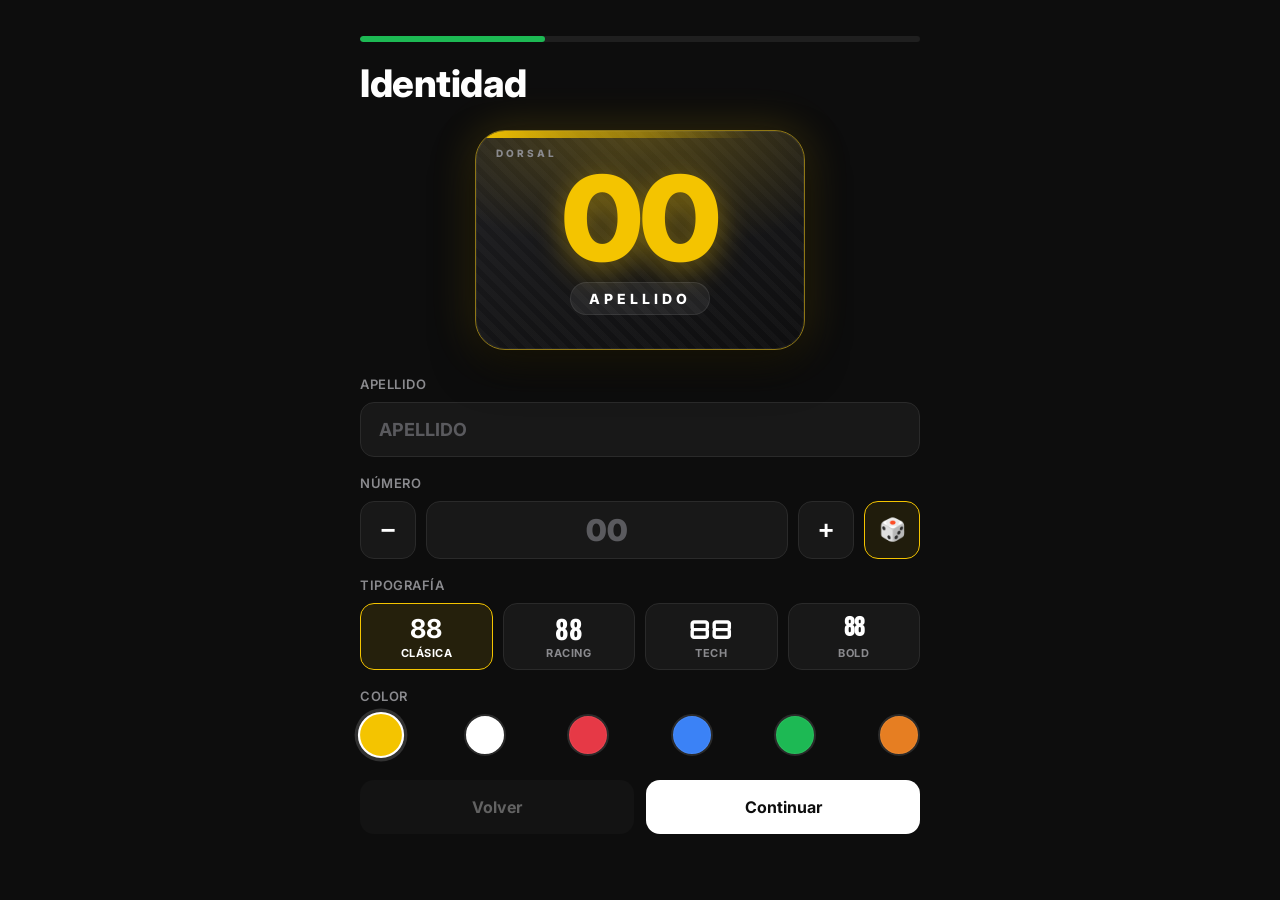
<file: index.html>
<!DOCTYPE html>
<html lang="es">
<head>
<meta charset="UTF-8">
<meta name="viewport" content="width=device-width, initial-scale=1.0">
<title>MotoGP Career</title>
<link rel="preconnect" href="https://fonts.googleapis.com">
<link href="https://fonts.googleapis.com/css2?family=Inter:wght@400;500;600;700;800;900&family=Oswald:wght@500;700&family=Orbitron:wght@700;900&family=Bebas+Neue&display=swap" rel="stylesheet">
<link rel="stylesheet" href="style.css">
</head>
<body>

<div class="app">

  <!-- ============ PANTALLA 1: IDENTIDAD ============ -->
  <section id="screen-identidad" class="screen active">
    <div class="progress-bar"><div class="progress-fill" style="width:33%"></div></div>
    <h1 class="screen-title">Identidad</h1>

    <div class="bike-wrap">
      <div class="number-plate" id="number-plate">
        <div class="plate-stripe"></div>
        <span class="plate-tag">DORSAL</span>
        <span id="bike-number" class="number-plate-number">00</span>
        <span id="bike-surname" class="number-plate-surname">APELLIDO</span>
      </div>
    </div>

    <div class="field">
      <label>Apellido</label>
      <input id="input-apellido" type="text" maxlength="16" placeholder="APELLIDO" autocomplete="off">
    </div>

    <div class="field">
      <label>Número</label>
      <div class="number-stepper">
        <button type="button" class="step-btn" id="num-minus" aria-label="Número anterior">−</button>
        <input id="input-numero" type="number" inputmode="numeric" min="1" max="99" placeholder="00">
        <button type="button" class="step-btn" id="num-plus" aria-label="Número siguiente">+</button>
        <button type="button" class="step-btn step-dice" id="num-random" aria-label="Número aleatorio">🎲</button>
      </div>
    </div>

    <div class="field">
      <label>Tipografía</label>
      <div class="number-style-group" id="number-font-group">
        <button class="number-font-btn selected" data-font="inter"><span class="nf-sample" style="font-family:'Inter', sans-serif;">88</span><span class="nf-name">Clásica</span></button>
        <button class="number-font-btn" data-font="oswald"><span class="nf-sample" style="font-family:'Oswald', sans-serif;">88</span><span class="nf-name">Racing</span></button>
        <button class="number-font-btn" data-font="orbitron"><span class="nf-sample" style="font-family:'Orbitron', sans-serif;">88</span><span class="nf-name">Tech</span></button>
        <button class="number-font-btn" data-font="bebas"><span class="nf-sample" style="font-family:'Bebas Neue', sans-serif;">88</span><span class="nf-name">Bold</span></button>
      </div>
    </div>

    <div class="field">
      <label>Color</label>
      <div class="number-color-group" id="number-color-group">
        <button class="number-color-swatch selected" data-color="#F4C400" style="background:#F4C400;" title="Amarillo"></button>
        <button class="number-color-swatch" data-color="#FFFFFF" style="background:#FFFFFF;" title="Blanco"></button>
        <button class="number-color-swatch" data-color="#E63946" style="background:#E63946;" title="Rojo"></button>
        <button class="number-color-swatch" data-color="#3B82F6" style="background:#3B82F6;" title="Azul"></button>
        <button class="number-color-swatch" data-color="#1DB954" style="background:#1DB954;" title="Verde"></button>
        <button class="number-color-swatch" data-color="#E67E22" style="background:#E67E22;" title="Naranja"></button>
      </div>
    </div>

    <div class="nav-buttons">
      <button class="btn btn-dark" disabled>Volver</button>
      <button class="btn btn-light" id="btn-to-nacionalidad">Continuar</button>
    </div>
  </section>

  <!-- ============ PANTALLA 2: NACIONALIDAD ============ -->
  <section id="screen-nacionalidad" class="screen">
    <div class="progress-bar"><div class="progress-fill" style="width:66%"></div></div>
    <h1 class="screen-title">Nacionalidad</h1>

    <input id="input-search-country" type="text" class="search-input" placeholder="Buscar país...">
    <button class="btn btn-dark btn-random-country" id="btn-random-country" type="button">🎲 País aleatorio</button>
    <div id="random-country-result" class="random-country-result" aria-live="polite"></div>

    <div id="country-grid" class="country-grid"></div>

    <div class="nav-buttons">
      <button class="btn btn-dark" id="btn-back-identidad">Volver</button>
      <button class="btn btn-light" id="btn-to-debut" disabled>Continuar</button>
    </div>
  </section>

  <!-- ============ PANTALLA 3: DEBUT (primer contrato) ============ -->
  <section id="screen-debut" class="screen">
    <div class="progress-bar"><div class="progress-fill" style="width:100%"></div></div>
    <h1 class="screen-title">Tu debut</h1>
    <p class="screen-subtitle" id="debut-subtitle">Tienes 16 años. Estos son los campeonatos júnior que quieren ficharte. Elige tu primer equipo.</p>

    <div id="debut-offers" class="offer-grid"></div>

    <div class="nav-buttons">
      <button class="btn btn-dark" id="btn-back-nacionalidad">Volver</button>
      <div></div>
    </div>
  </section>

  <!-- ============ PANTALLA 4: DASHBOARD DE CARRERA ============ -->
  <section id="screen-dashboard" class="screen">
    <div class="dashboard-header">
      <button id="btn-reset" class="btn-reset" title="Nueva carrera">↺</button>
    </div>

    <div class="dashboard-grid">
      <div class="col-main">
        <div id="streak-badge" class="streak-badge"></div>

        <div class="rider-card">
          <div class="rider-card-top">
            <div class="rating-boxes">
              <div class="ovr-box" id="ovr-box">
                <span class="ovr-label">OVR</span>
                <span id="rider-ovr" class="ovr-value">60</span>
              </div>
            </div>
            <div class="rider-center">
              <div class="rider-flagname">
                <span id="rider-flag" class="rider-flag"></span>
                <span id="rider-name" class="rider-name">Apellido</span>
              </div>
              <div id="rider-team" class="rider-team">Sin equipo</div>
              <div class="rider-country-champ">
                <span id="rider-country" class="rider-country">País</span>
                <span id="rider-champ-tag" class="champ-tag">Moto3</span>
              </div>
            </div>
            <span id="rider-number" class="rider-number">#00</span>
          </div>
          <div class="rider-stats-row">
            <div class="stat-block">
              <span class="side-label">Edad</span>
              <span id="rider-age" class="side-value">16</span>
            </div>
            <div class="stat-block">
              <span class="side-label">Victorias</span>
              <span id="rider-wins" class="side-value">0</span>
            </div>
            <div class="stat-block">
              <span class="side-label">Podios</span>
              <span id="rider-podiums" class="side-value">0</span>
            </div>
            <div class="stat-block" id="titles-stat-block">
              <span class="side-label">Títulos</span>
              <span id="rider-titles" class="side-value">0</span>
            </div>
          </div>
        </div>

        <div class="history-card">
          <h2 class="card-title">Historial de temporadas</h2>
          <div class="history-table" id="history-table">
            <div class="history-row history-head">
              <span>Edad</span><span class="col-team">Equipo</span><span>OVR</span>
              <span>CG</span><span>POD</span><span>POL</span><span>DNF</span><span>POS</span>
            </div>
            <div id="history-body"></div>
          </div>
        </div>
      </div>

      <div class="col-side">
        <div class="market-card">
          <h2 class="card-title">Mercado de fichajes</h2>
          <p class="market-hint" id="market-hint">Elige equipo para disputar la temporada</p>
          <div id="market-offers" class="offer-grid"></div>
        </div>
      </div>
    </div>
  </section>

  <!-- ============ PANTALLA 5: RETIRADA ============ -->
  <section id="screen-retiro" class="screen">
    <div class="retiro-hero">
      <div class="retiro-hero-flag">
        <span class="retiro-flag-icon">🏁</span>
        <span class="retiro-finished-label">Carrera finalizada</span>
      </div>
      <div class="retiro-hero-namerow">
        <h1 class="retiro-rider-name" id="retiro-rider-name">PILOTO</h1>
        <span class="retiro-rider-number" id="retiro-rider-number">#00</span>
      </div>
      <p class="screen-subtitle" id="retiro-subtitle">Tu carrera profesional ha llegado a su fin.</p>

      <div class="retiro-stats-grid" id="retire-stats"></div>
    </div>

    <div class="retiro-teams-block">
      <h2 class="card-title">Tu carrera</h2>
      <div class="retiro-teams-grid" id="retire-teams"></div>
      <div class="retiro-legend">
        <span>🏆 Carreras ganadas</span>
        <span>🥇 Podios</span>
        <span>👑 Títulos de campeón</span>
      </div>
    </div>

    <div class="retiro-card-preview-wrap">
      <canvas id="trading-card-canvas" width="640" height="880" style="display:none;"></canvas>
      <img id="trading-card-preview" class="trading-card-preview" alt="Tarjeta de piloto">
    </div>

    <div class="retiro-bottom-actions">
      <div class="retiro-card-buttons">
        <button id="btn-generate-card" class="btn btn-dark">🖼️ Ver tarjeta</button>
        <button id="btn-download-card" class="btn btn-dark" style="display:none;">⬇️ Descargar tarjeta</button>
      </div>
      <button id="btn-play-again" class="btn btn-light">Jugar de nuevo</button>
    </div>
  </section>

</div>

<!-- ============ MODAL DE CONFIRMACIÓN (dentro del juego) ============ -->
<div id="confirm-modal" class="modal-overlay">
  <div class="modal-box">
    <p id="confirm-modal-text" class="modal-text"></p>
    <div class="modal-actions">
      <button id="confirm-modal-cancel" class="btn btn-dark">Cancelar</button>
      <button id="confirm-modal-accept" class="btn btn-light">Confirmar</button>
    </div>
  </div>
</div>

<script src="data.js"></script>
<script src="script.js"></script>
</body>
</html>
</file>
<file: style.css>
:root{ 
  --bg:#0D0D0D;
  --card:#181818;
  --card-2:#1F1F1F;
  --border:#2A2A2A;
  --white:#FFFFFF;
  --gray:#8A8A8E;
  --gray-dim:#5A5A5E;
  --yellow:#F4C400;
  --orange:#E67E22;
  --green:#1DB954;
  --red:#E63946;
  --blue:#3B82F6;
  --purple:#7C3AED;
  --radius:20px;
  --radius-sm:14px;
}

*{box-sizing:border-box; margin:0; padding:0;}

html,body{
  background:var(--bg);
  color:var(--white);
  font-family:'Inter', sans-serif;
  -webkit-font-smoothing:antialiased;
  overscroll-behavior:none;
}

body{
  min-height:100vh;
  display:flex;
  justify-content:center;
}

.app{
  width:100%;
  max-width:520px;
  min-height:100vh;
  padding:24px 10px 50px;
  position:relative;
}

@media (min-width:860px){
  .app{ max-width:1080px; padding:36px 32px 60px; }
}
@media (min-width:1300px){
  .app{ max-width:1240px; }
}

/* ---------- Screens ---------- */
.screen{
  display:none;
  flex-direction:column;
  gap:18px;
  animation:fadeIn 300ms ease;
}
.screen.active{display:flex;}

@media (min-width:860px){
  #screen-identidad.active,
  #screen-nacionalidad.active,
  #screen-debut.active{
    max-width:560px;
    margin:0 auto;
  }
}

@keyframes fadeIn{
  from{opacity:0; transform:translateY(8px);}
  to{opacity:1; transform:translateY(0);}
}

.progress-bar{
  width:100%;
  height:6px;
  background:var(--card-2);
  border-radius:10px;
  overflow:hidden;
}
.progress-fill{
  height:100%;
  background:var(--green);
  border-radius:10px;
  transition:width 300ms ease;
}

.screen-title{
  font-size:38px;
  font-weight:800;
  letter-spacing:-0.5px;
}
.screen-subtitle{
  color:var(--gray);
  font-size:14px;
  margin-top:-14px;
  line-height:1.5;
}

/* ---------- Number plate (pantalla identidad) ---------- */
.bike-wrap{
  display:flex;
  justify-content:center;
  padding:6px 0 8px;
}
.number-plate{
  --plate-accent:#F4C400;
  position:relative;
  width:100%;
  max-width:330px;
  height:220px;
  border-radius:30px;
  overflow:hidden;
  background:
    radial-gradient(120% 90% at 50% 0%, color-mix(in srgb, var(--plate-accent) 24%, transparent), transparent 62%),
    repeating-linear-gradient(45deg, rgba(255,255,255,0.025) 0 6px, transparent 6px 12px),
    linear-gradient(160deg, #1f1f22, #0e0e0f);
  border:1px solid color-mix(in srgb, var(--plate-accent) 50%, var(--border));
  box-shadow:
    0 18px 40px rgba(0,0,0,0.55),
    0 0 44px color-mix(in srgb, var(--plate-accent) 20%, transparent),
    inset 0 0 0 1px rgba(255,255,255,0.05);
  display:flex;
  flex-direction:column;
  align-items:center;
  justify-content:center;
  gap:10px;
  transition:border-color 250ms ease, box-shadow 250ms ease;
}
.plate-stripe{
  position:absolute;
  left:0; right:0; top:0;
  height:7px;
  background:linear-gradient(90deg, var(--plate-accent), transparent 85%);
  transition:background 250ms ease;
}
.plate-tag{
  position:absolute;
  top:16px; left:20px;
  font-size:10px;
  font-weight:800;
  letter-spacing:3px;
  color:var(--gray);
}
.number-plate-number{
  font-size:118px;
  font-weight:900;
  line-height:0.9;
  color:var(--yellow);
  letter-spacing:-2px;
  text-shadow:0 8px 30px color-mix(in srgb, var(--plate-accent) 45%, transparent);
  transition:color 250ms ease;
}
.number-plate-number.pop{ animation:platePop 260ms ease; }
@keyframes platePop{ 0%{ transform:scale(0.92); } 60%{ transform:scale(1.05); } 100%{ transform:scale(1); } }
.number-plate-surname{
  font-size:14px;
  font-weight:800;
  letter-spacing:4px;
  color:var(--white);
  text-transform:uppercase;
  max-width:86%;
  text-align:center;
  overflow:hidden;
  text-overflow:ellipsis;
  white-space:nowrap;
  padding:7px 18px;
  border-radius:999px;
  background:rgba(255,255,255,0.07);
  border:1px solid rgba(255,255,255,0.08);
}

/* ---------- Fields ---------- */
.field{ display:flex; flex-direction:column; gap:10px; }
.field label{
  font-size:13px;
  color:var(--gray);
  font-weight:600;
  text-transform:uppercase;
  letter-spacing:0.5px;
}
.field input, .search-input{
  background:var(--card);
  border:1px solid var(--border);
  border-radius:var(--radius-sm);
  padding:16px 18px;
  font-size:18px;
  font-weight:700;
  color:var(--white);
  font-family:'Inter', sans-serif;
  outline:none;
  transition:border-color 200ms ease, background 200ms ease;
  text-transform:uppercase;
}
.field input::placeholder{ color:var(--gray-dim); text-transform:uppercase; }
.field input:focus, .search-input:focus{ border-color:var(--white); }
.field-small input{ width:110px; text-transform:none; }

.number-style-group{
  display:flex;
  gap:10px;
}
.number-font-btn{
  flex:1;
  padding:10px 6px;
  border-radius:var(--radius-sm);
  border:1px solid var(--border);
  background:var(--card);
  color:var(--white);
  font-size:20px;
  line-height:1;
  cursor:pointer;
  transition:border-color 200ms ease, background 200ms ease, transform 150ms ease;
}
.number-font-btn:active{ transform:scale(0.95); }
.number-font-btn.selected{
  border-color:var(--yellow);
  background:rgba(244,196,0,0.10);
}

.number-color-group{
  display:flex;
  gap:10px;
  margin-top:10px;
}
.number-color-swatch{
  width:34px;
  height:34px;
  border-radius:50%;
  border:2px solid var(--border);
  cursor:pointer;
  padding:0;
  transition:transform 150ms ease, border-color 200ms ease;
  box-shadow:0 0 0 1px rgba(255,255,255,0.06) inset;
}
.number-color-swatch:active{ transform:scale(0.9); }
.number-color-swatch.selected{
  border-color:var(--white);
  transform:scale(1.12);
}

.toggle-group{ display:flex; gap:10px; }
.toggle-btn{
  flex:1;
  padding:16px;
  border-radius:var(--radius-sm);
  border:1px solid var(--border);
  background:var(--card);
  color:var(--gray);
  font-family:'Inter', sans-serif;
  font-weight:700;
  font-size:15px;
  cursor:pointer;
  transition:all 200ms ease;
}
.toggle-btn.selected{
  background:var(--white);
  color:var(--bg);
  border-color:var(--white);
}

/* ---------- Buttons ---------- */
.btn{
  border:none;
  border-radius:var(--radius-sm);
  padding:17px 20px;
  font-family:'Inter', sans-serif;
  font-weight:700;
  font-size:16px;
  cursor:pointer;
  transition:transform 150ms ease, opacity 200ms ease, background 200ms ease;
}
.btn:active{ transform:scale(0.97); }
.btn:disabled{ opacity:0.35; cursor:not-allowed; }
.btn-dark{ background:var(--card-2); color:var(--white); }
.btn-dark:hover:not(:disabled){ background:#262626; }
.btn-light{ background:var(--white); color:var(--bg); }
.btn-light:hover:not(:disabled){ background:#e9e9e9; }

.nav-buttons{
  display:grid;
  grid-template-columns:1fr 1fr;
  gap:12px;
  margin-top:6px;
}

/* ---------- Country grid ---------- */
.search-input{ width:100%; text-transform:none; }
.country-grid{
  display:grid;
  grid-template-columns:1fr 1fr;
  gap:10px;
  max-height:52vh;
  overflow-y:auto;
  padding-right:2px;
}
.country-item{
  display:flex;
  align-items:center;
  gap:10px;
  background:var(--card);
  border:1px solid var(--border);
  border-radius:var(--radius-sm);
  padding:13px 14px;
  cursor:pointer;
  transition:border-color 200ms ease, transform 150ms ease;
}
.country-item:active{ transform:scale(0.97); }
.country-item.selected{ border-color:var(--white); }
.flag-img{
  width:24px;
  height:18px;
  object-fit:cover;
  border-radius:3px;
  box-shadow:0 0 0 1px rgba(255,255,255,0.10);
  flex-shrink:0;
  display:block;
}
.flag-img-lg{ width:28px; height:21px; border-radius:4px; }
.country-name{ font-size:13.5px; font-weight:600; }

/* ---------- Offer cards (market / debut) ---------- */
.offer-grid{
  display:grid;
  grid-template-columns:repeat(3, 1fr);
  gap:8px;
}
.offer-card{
  background:var(--card);
  border:1px solid var(--border);
  border-radius:var(--radius);
  padding:14px 10px;
  display:flex;
  flex-direction:column;
  gap:6px;
  cursor:pointer;
  transition:border-color 200ms ease, transform 150ms ease, background 200ms ease, opacity 900ms ease, box-shadow 250ms ease;
  min-width:0;
}
.offer-card:active{ transform:scale(0.98); }

/* Entrada suave de las tarjetas de oferta cada vez que se regenera el
   mercado: en vez de aparecer todas de golpe, se desvanecen hacia dentro
   con un pequeño desfase entre ellas. */
.offer-card.card-enter{
  opacity:0;
  animation:offerCardFadeIn 450ms ease forwards;
}
@keyframes offerCardFadeIn{
  from{ opacity:0; transform:translateY(8px); }
  to{ opacity:1; transform:translateY(0); }
}

/* Animación al elegir equipo: la tarjeta elegida se marca con un trazo
   blanco; las otras dos se van apagando poco a poco antes de que se
   dispute la temporada. */
#market-offers.offers-locked .offer-card{ pointer-events:none; }
.offer-card.offer-picked{
  border-color:#FFFFFF;
  box-shadow:0 0 0 2px rgba(255,255,255,0.55);
}
.offer-card.offer-fading{
  opacity:0.22;
}
.offer-card:hover{ border-color:#444; background:#1c1c1c; }
.offer-card.current{ border-color:var(--green); }
.offer-top{
  display:flex;
  flex-direction:column;
  gap:6px;
  align-items:center;
}
.offer-logo{
  width:38px;
  height:38px;
  object-fit:contain;
  margin:0 auto 2px;
  display:block;
}
.offer-team-name{
  width:100%;
  font-size:13px;
  font-weight:800;
  line-height:1.22;
  text-align:center;
}
.offer-champ-badge{
  background:var(--red);
  color:var(--white);
  font-size:9.5px;
  font-weight:700;
  padding:3px 8px;
  border-radius:20px;
  text-transform:uppercase;
  letter-spacing:0.3px;
  /* Los campeonatos júnior (p.ej. "Red Bull Rookies Cup") tienen nombres
     más largos que el resto — se permite que la insignia rompa en dos
     líneas en vez de desbordar la tarjeta con nowrap. */
  white-space:normal;
  display:block;
  max-width:100%;
  width:fit-content;
  text-align:center;
  margin:0 auto;
}
.offer-row{
  display:flex;
  flex-direction:column;
  gap:1px;
  font-size:11px;
}
.offer-row .label{ color:var(--gray); font-weight:600; font-size:9.5px; text-transform:uppercase; letter-spacing:0.3px; }
.offer-row .value{ font-weight:700; }

/* En móvil, las 3 ofertas siguen en horizontal (nunca apiladas en
   vertical) — tarjetas más compactas en vez de perder columnas. */
@media (max-width:480px){
  .offer-grid{ gap:6px; }
  .offer-card{ padding:11px 7px; gap:5px; border-radius:14px; }
  .offer-team-name{ font-size:11.5px; line-height:1.2; }
  .offer-champ-badge{ font-size:8.5px; padding:2.5px 6px; }
  .offer-logo{ width:29px; height:29px; }
}

/* ---------- Dashboard ---------- */
.dashboard-grid{
  display:flex;
  flex-direction:column;
  gap:16px;
}
.col-main, .col-side{
  display:flex;
  flex-direction:column;
  gap:16px;
}
@media (min-width:860px){
  .dashboard-grid{
    display:grid;
    grid-template-columns:1.55fr 1fr;
    align-items:start;
    gap:24px;
  }
}
.dashboard-header{ display:flex; justify-content:flex-end; margin-bottom:14px; }
.btn-reset{
  background:var(--card);
  border:1px solid var(--border);
  color:var(--gray);
  width:38px; height:38px;
  border-radius:12px;
  font-size:16px;
  cursor:pointer;
}

.rider-card{
  background:var(--card);
  border-radius:var(--radius);
  padding:16px 18px;
  display:flex;
  flex-direction:column;
  gap:12px;
  border:1px solid var(--border);
}

.rider-card-top{
  display:flex;
  align-items:center;
  gap:14px;
}

.rating-boxes{
  display:flex;
  flex-direction:row;
  gap:8px;
  flex-shrink:0;
}

.ovr-box{
  background:var(--yellow);
  border-radius:16px;
  width:52px;
  height:52px;
  min-width:52px;
  display:flex;
  flex-direction:column;
  align-items:center;
  justify-content:center;
  color:#ffffff;
  transition:background 500ms ease;
  box-shadow:0 0 0 1px rgba(255,255,255,0.08);
}
.ovr-label{ font-size:9px; font-weight:800; letter-spacing:1px; text-shadow:0 1px 2px rgba(0,0,0,0.35); }
.ovr-value{ font-size:21px; font-weight:900; line-height:1; text-shadow:0 1px 3px rgba(0,0,0,0.4); }

.rider-center{ flex:1; min-width:0; display:flex; flex-direction:column; gap:3px; }
.rider-number{
  flex-shrink:0;
  font-size:26px;
  font-weight:900;
  line-height:1;
  color:var(--yellow);
  font-family:'Inter', sans-serif;
}
.rider-flagname{ display:flex; align-items:center; gap:8px; }
.rider-flag{ font-size:16px; }
.rider-name{ font-size:17px; font-weight:800; white-space:nowrap; overflow:hidden; text-overflow:ellipsis; }
.rider-team{ font-size:12.5px; color:var(--gray); font-weight:600; white-space:nowrap; overflow:hidden; text-overflow:ellipsis; }
.rider-country-champ{ display:flex; align-items:center; gap:8px; margin-top:1px; }
.rider-country{ font-size:11.5px; color:var(--gray-dim); font-weight:600; white-space:nowrap; overflow:hidden; text-overflow:ellipsis; }
.champ-tag{
  flex-shrink:0;
  background:var(--red);
  color:var(--white);
  font-size:10px;
  font-weight:700;
  padding:2.5px 9px;
  border-radius:20px;
  text-transform:uppercase;
  letter-spacing:0.4px;
}

/* Fila horizontal de estadísticas (antes en columna a la derecha) */
.rider-stats-row{
  display:flex;
  justify-content:space-between;
  gap:8px;
  padding-top:11px;
  border-top:1px solid var(--border);
}
.stat-block{
  display:flex;
  flex-direction:column;
  align-items:center;
  gap:2px;
  flex:1;
  min-width:0;
  border-radius:10px;
}
.side-label{ font-size:10px; color:var(--gray); font-weight:600; text-transform:uppercase; letter-spacing:0.3px; white-space:nowrap; }
.side-value{ font-size:16px; font-weight:800; }

.card-title{ font-size:16px; font-weight:800; margin-bottom:14px; }

.history-card, .market-card{
  background:var(--card);
  border-radius:var(--radius);
  padding:18px 10px;
  border:1px solid var(--border);
}

@media (min-width:860px){
  .rider-card, .history-card, .market-card{ padding:26px; }
  .card-title{ font-size:18px; }
  .rider-name{ font-size:21px; }
  .ovr-box{ width:74px; height:74px; }
  .ovr-value{ font-size:28px; }
  .rider-number{ font-size:32px; }
}

.history-table{
  display:flex;
  flex-direction:column;
  gap:6px;
  max-height:260px;
  overflow-y:auto;
}
.history-row{
  display:grid;
  grid-template-columns:0.55fr 1.7fr 0.55fr 0.62fr 0.62fr 0.55fr 0.55fr 0.66fr;
  align-items:center;
  gap:2px;
  padding:12px 6px;
  border-radius:10px;
  font-size:13px;
  font-variant-numeric:tabular-nums;
}
.history-row > span{ text-align:center; }

/* Entrada suave de la temporada recién disputada: en vez de aparecer de
   golpe, la fila se desvanece hacia dentro en ~0.6s. */
.history-row.row-enter{
  opacity:0;
  animation:historyRowFadeIn 600ms ease forwards;
}
@keyframes historyRowFadeIn{
  from{ opacity:0; transform:translateY(8px); }
  to{ opacity:1; transform:translateY(0); }
}
.history-row > span:first-child,
.history-row > span.col-team{ text-align:left; }
.history-head{
  color:var(--gray);
  font-weight:700;
  text-transform:uppercase;
  font-size:10.5px;
  letter-spacing:0.3px;
}
.history-row:not(.history-head){ background:var(--card-2); font-weight:600; }
.history-row.current{ background:rgba(29,185,84,0.14); border:1px solid rgba(29,185,84,0.4); }
.history-row.highlight{ background:rgba(124,58,237,0.16); }
.history-row.blueish{ background:rgba(59,130,246,0.12); }
.col-team{ white-space:nowrap; overflow:hidden; text-overflow:ellipsis; }
.stat-cell{
  display:inline-flex;
  align-items:center;
  justify-content:center;
  gap:2px;
}
/* Ancho fijo para el número dentro de cada stat-cell: así el icono y el
   número no se desplazan lateralmente al pasar de una cifra a dos (p. ej.
   de "9" a "10" carreras ganadas), porque el hueco reservado es el mismo. */
.stat-num{
  display:inline-block;
  min-width:13px;
  text-align:left;
}
/* Igual para la columna de posición: el número/medalla siempre ocupa el
   mismo ancho mínimo, tenga una o dos cifras (ver .pos-badge más abajo). */
.stat-icon{
  width:12px;
  height:12px;
  flex-shrink:0;
}
.icon-cg{ color:var(--yellow); }
.icon-pod{ color:#C7CBD1; }
.icon-pol{ color:var(--blue); }
.icon-dnf{ color:var(--red); }
.event-dot{
  color:var(--yellow);
  font-size:11px;
  cursor:help;
}
.not-played{ color:var(--gray-dim); font-style:italic; grid-column:2 / -1; }

.market-hint{ font-size:12.5px; color:var(--gray); margin-bottom:12px; font-weight:600; }
.market-hint-warning{ color:var(--red); }

/* ============================================================
   PANTALLA DE RETIRADA — rediseño al estilo "resumen de carrera"
   ============================================================ */

/* Hero: bandera + "Carrera finalizada" + nombre + subtítulo */
.retiro-hero{
  background:var(--card);
  border:1px solid var(--border);
  border-radius:var(--radius);
  padding:26px 22px;
  display:flex;
  flex-direction:column;
  gap:6px;
}
.retiro-hero-flag{
  display:flex;
  align-items:center;
  gap:8px;
}
.retiro-flag-icon{ font-size:18px; }
.retiro-finished-label{
  color:var(--red);
  font-weight:800;
  font-size:13px;
  text-transform:uppercase;
  letter-spacing:0.6px;
}
.retiro-hero-namerow{
  display:flex;
  align-items:baseline;
  gap:14px;
  flex-wrap:wrap;
}
.retiro-rider-name{
  font-size:34px;
  font-weight:900;
  letter-spacing:-0.5px;
  margin:2px 0 2px;
}
.retiro-rider-number{
  font-size:26px;
  font-weight:900;
  line-height:1;
  color:var(--yellow);
  font-family:'Inter', sans-serif;
}
.retiro-hero .screen-subtitle{ margin-top:0; }

/* Grid de 6 estadísticas de carrera, dentro del hero */
.retiro-stats-grid{
  display:grid;
  grid-template-columns:repeat(2, 1fr);
  gap:10px;
  margin-top:16px;
}
@media (min-width:640px){
  .retiro-stats-grid{ grid-template-columns:repeat(3, 1fr); }
}
.retiro-stat-card{
  background:var(--card-2);
  border-radius:14px;
  padding:14px;
  display:flex;
  flex-direction:column;
  gap:4px;
  min-width:0;
}
.retiro-stat-head{
  display:flex;
  align-items:center;
  gap:6px;
  font-size:13px;
}
.retiro-stat-head span{
  color:var(--gray);
  font-weight:700;
  text-transform:uppercase;
  font-size:9.5px;
  letter-spacing:0.3px;
}
.retiro-stat-value{ font-size:24px; font-weight:900; }
.retiro-stat-sub{
  font-size:10.5px;
  color:var(--gray-dim);
  font-weight:600;
  white-space:nowrap;
  overflow:hidden;
  text-overflow:ellipsis;
}

/* Bloque "Tu carrera" — tarjetas de equipo */
.retiro-teams-block{ display:flex; flex-direction:column; gap:14px; }
.retiro-teams-grid{
  display:grid;
  grid-template-columns:repeat(2, 1fr);
  gap:12px;
}
@media (min-width:640px){
  .retiro-teams-grid{ grid-template-columns:repeat(3, 1fr); }
}
.retiro-team-card{
  position:relative;
  border:1px solid var(--border);
  border-radius:var(--radius);
  padding:16px 12px 14px;
  display:flex;
  flex-direction:column;
  align-items:center;
  gap:10px;
  overflow:hidden;
}
.retiro-team-badge{
  position:absolute;
  top:10px;
  left:10px;
  background:var(--card-2);
  color:var(--gray);
  font-size:9px;
  font-weight:700;
  padding:3px 8px;
  border-radius:20px;
  text-transform:uppercase;
  letter-spacing:0.3px;
}
.retiro-team-visual{
  width:100%;
  height:56px;
  display:flex;
  align-items:center;
  justify-content:center;
  margin-top:14px;
}
.retiro-team-logo{
  max-width:100%;
  max-height:56px;
  object-fit:contain;
}
.retiro-team-fallback{
  width:52px;
  height:52px;
  border-radius:50%;
  display:flex;
  align-items:center;
  justify-content:center;
  font-size:20px;
  font-weight:900;
  color:#fff;
  text-shadow:0 1px 3px rgba(0,0,0,0.35);
}
.retiro-team-name{
  font-size:12.5px;
  font-weight:800;
  text-align:center;
  line-height:1.25;
}
.retiro-team-stats-row{
  display:flex;
  justify-content:space-around;
  width:100%;
  padding-top:10px;
  border-top:1px solid var(--border);
}
.retiro-team-stat{
  display:flex;
  flex-direction:column;
  align-items:center;
  gap:2px;
  font-size:13px;
  font-weight:800;
}

.retiro-legend{
  display:flex;
  flex-wrap:wrap;
  gap:16px;
  font-size:11.5px;
  color:var(--gray);
  font-weight:600;
}

/* Tarjeta exportable (retirada) */
.retiro-card-preview-wrap{
  display:flex;
  justify-content:center;
}
.trading-card-preview{
  display:none;
  width:100%;
  max-width:300px;
  border-radius:var(--radius);
  border:1px solid var(--border);
}
.retiro-bottom-actions{
  display:grid;
  grid-template-columns:1fr 1fr;
  gap:12px;
  align-items:stretch;
}
.retiro-card-buttons{
  display:flex;
  flex-direction:column;
  gap:10px;
}
.retiro-card-buttons .btn{ width:100%; }
.retiro-bottom-actions .btn-light{ height:100%; }

/* ---------- Retire-now option in the market ---------- */
.offer-card.retire-option{
  border-color:var(--red);
  align-items:center;
  justify-content:center;
  text-align:center;
}
.offer-card.retire-option .offer-team-name{ color:var(--red); }

/* ---------- Mini OVR badge (dentro del historial) ---------- */
.ovr-badge{
  display:inline-block;
  min-width:26px;
  padding:3px 7px;
  border-radius:8px;
  font-size:11.5px;
  font-weight:800;
  color:#fff;
  text-align:center;
  text-shadow:0 1px 2px rgba(0,0,0,0.35);
}

/* ---------- Medallas de posición en el campeonato ---------- */
.pos-badge{
  display:inline-block;
  min-width:22px;
  padding:3px 7px;
  border-radius:8px;
  font-weight:800;
  text-align:center;
}
.pos-gold{ background:#F4C400; color:#1a1400; }
.pos-silver{ background:#C7CBD1; color:#1a1400; }
.pos-bronze{ background:#CD7F32; color:#2a1300; }
.pos-plain{ background:none; color:var(--white); }

.title-mark{
  font-size:11px;
  filter:drop-shadow(0 0 2px rgba(244,196,0,0.5));
}

/* ---------- Flechitas de comparación con la temporada anterior ---------- */
.trend{
  display:inline-block;
  font-size:9.5px;
  font-weight:800;
  margin-left:3px;
  line-height:1;
}
.trend-up{ color:var(--green); }
.trend-down{ color:var(--red); }
.trend-same{ color:var(--gray-dim); }


/* ---------- Título ganado: insignia dorada alrededor del número ---------- */
#rider-titles{
  display:inline-block;
  padding:2px 9px;
  border-radius:8px;
}
#rider-titles.title-flash{
  animation:titleNumFlash 2600ms ease-out;
}
@keyframes titleNumFlash{
  0%   { background:rgba(244,196,0,0); box-shadow:0 0 0 0 rgba(244,196,0,0); }
  8%   { background:rgba(244,196,0,0.20); box-shadow:0 0 0 2px rgba(244,196,0,0.95); }
  55%  { background:rgba(244,196,0,0.20); box-shadow:0 0 0 2px rgba(244,196,0,0.95); }
  100% { background:rgba(244,196,0,0); box-shadow:0 0 0 0 rgba(244,196,0,0); }
}

/* ---------- Scrollbar ---------- */
::-webkit-scrollbar{ width:6px; }
::-webkit-scrollbar-thumb{ background:var(--border); border-radius:10px; }

@media (max-width:400px){
  .screen-title{ font-size:32px; }
  .history-row{ font-size:11px; }
}

/* ---------- Modal de confirmación (dentro del juego) ---------- */
.modal-overlay{
  display:none;
  position:fixed;
  inset:0;
  background:rgba(0,0,0,0.65);
  align-items:center;
  justify-content:center;
  padding:24px;
  z-index:999;
}
.modal-overlay.active{ display:flex; }
.modal-box{
  width:100%;
  max-width:360px;
  background:var(--card);
  border:1px solid var(--border);
  border-radius:var(--radius);
  padding:24px;
  display:flex;
  flex-direction:column;
  gap:18px;
  animation:fadeIn 200ms ease;
}
.modal-text{
  font-size:15px;
  font-weight:600;
  line-height:1.5;
  color:var(--white);
}
.modal-actions{
  display:grid;
  grid-template-columns:1fr 1fr;
  gap:10px;
}

/* ---------- País aleatorio ---------- */
.btn-random-country{ width:100%; margin:10px 0 6px; padding:13px 16px; font-size:15px; }
.random-country-result{
  display:flex; align-items:center; justify-content:center; gap:10px;
  min-height:0; font-size:15px; font-weight:700; margin-bottom:8px;
}
.random-country-result:not(:empty){ min-height:34px; }

/* ---------- Identidad: selector de número y estilo ---------- */
.number-stepper{ display:flex; gap:10px; align-items:stretch; }
.number-stepper input{
  flex:1;
  min-width:0;
  text-align:center;
  font-size:30px;
  font-weight:900;
  padding:10px 8px;
  text-transform:none;
  -moz-appearance:textfield;
}
.number-stepper input::-webkit-outer-spin-button,
.number-stepper input::-webkit-inner-spin-button{ -webkit-appearance:none; margin:0; }
.step-btn{
  width:56px;
  border-radius:var(--radius-sm);
  border:1px solid var(--border);
  background:var(--card);
  color:var(--white);
  font-size:26px;
  font-weight:700;
  cursor:pointer;
  transition:transform 150ms ease, border-color 200ms ease, background 200ms ease;
}
.step-btn:active{ transform:scale(0.92); background:var(--card-2); }
.step-dice{ font-size:22px; border-color:var(--yellow); background:rgba(244,196,0,0.08); }

.number-font-btn{
  display:flex;
  flex-direction:column;
  align-items:center;
  gap:6px;
  padding:12px 4px 10px;
}
.nf-sample{ font-size:26px; line-height:1; font-weight:700; }
.nf-name{ font-size:11px; font-weight:700; letter-spacing:0.5px; color:var(--gray); font-family:'Inter', sans-serif; text-transform:uppercase; }
.number-font-btn.selected .nf-name{ color:var(--white); }

.number-color-group{ margin-top:0; gap:12px; justify-content:space-between; }
.number-color-swatch{ width:42px; height:42px; }
.number-color-swatch.selected{
  border-color:var(--white);
  transform:scale(1.1);
  box-shadow:0 0 0 3px rgba(255,255,255,0.15);
}
</file>
